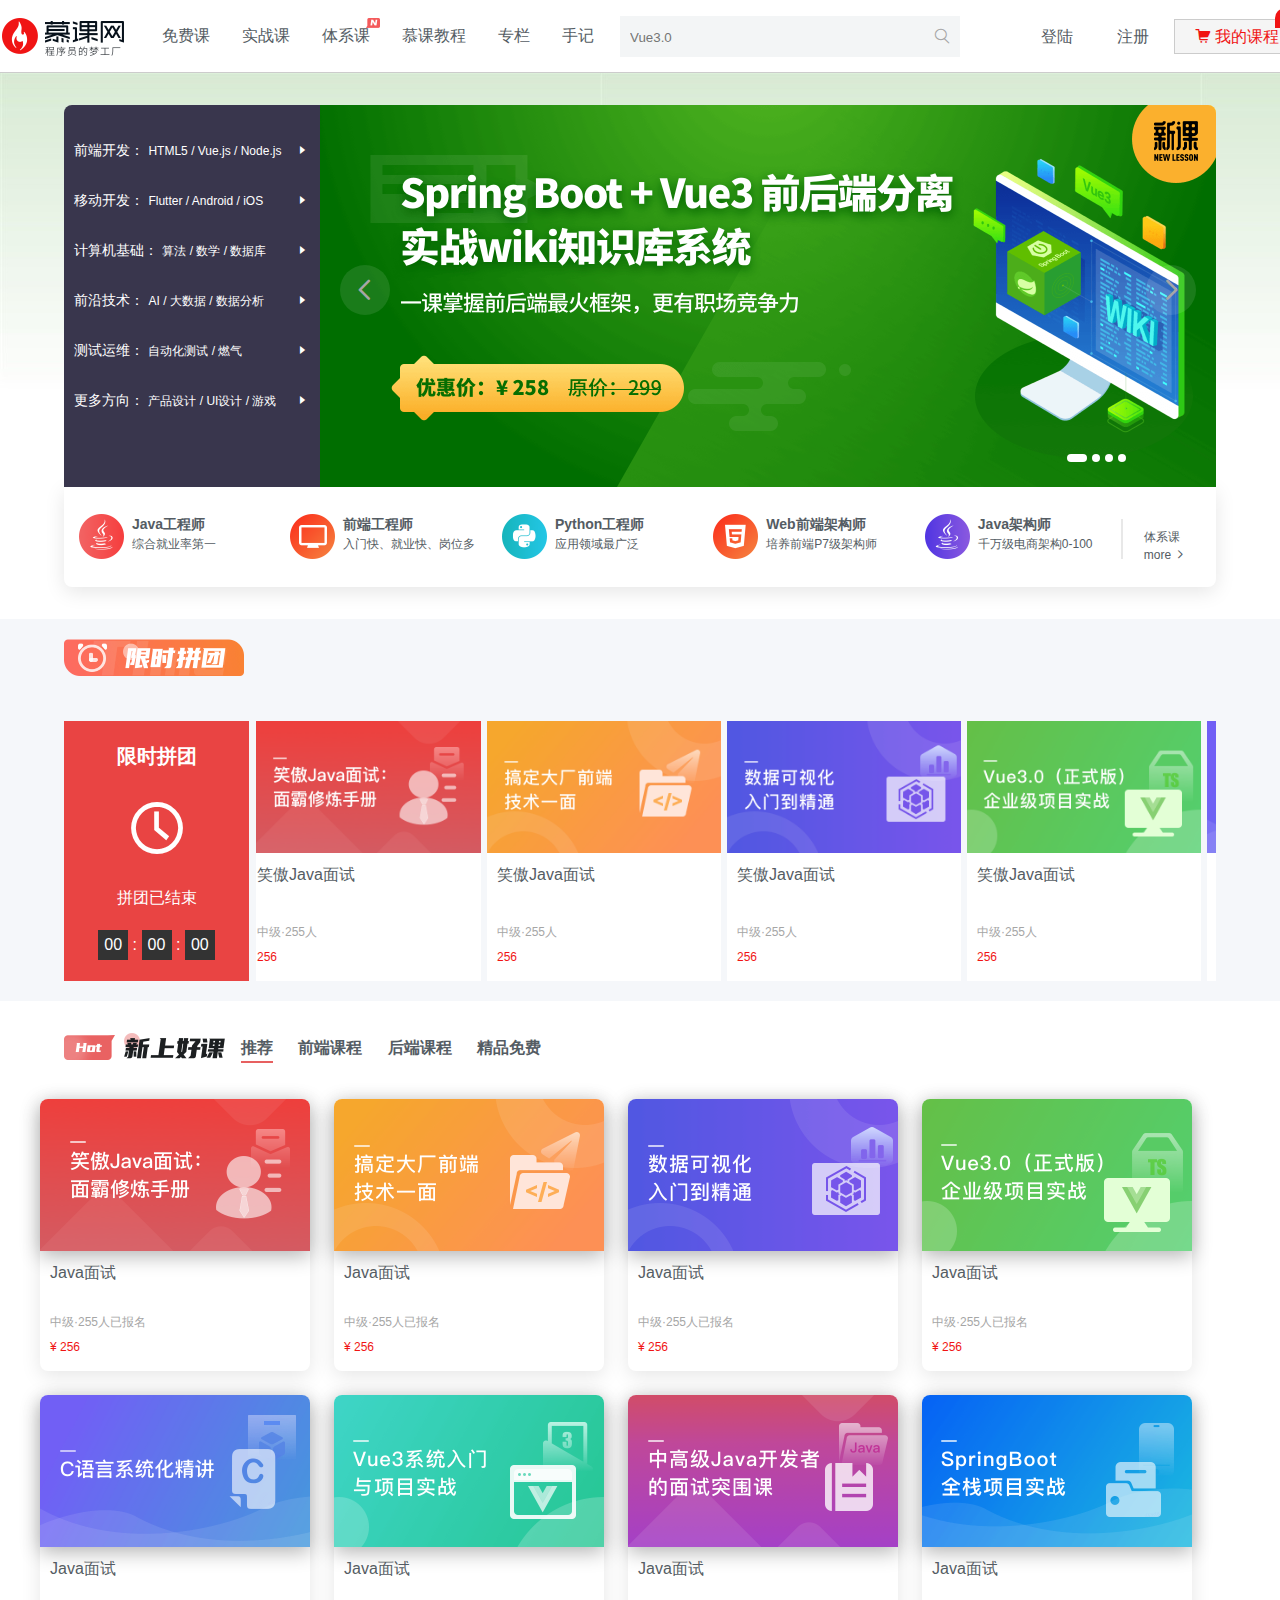
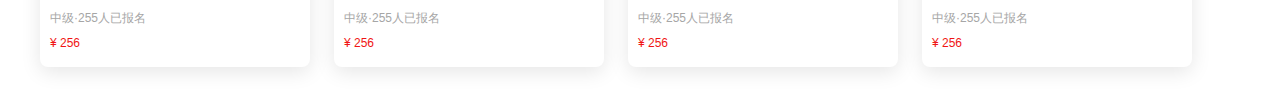
<file: index.html>
<!DOCTYPE html>
<html lang="en">
<head>
    <meta charset="UTF-8">
    <meta name="viewport" content="width=device-width, initial-scale=1.0">
    <title>慕课首页</title>
    <link rel="stylesheet" href="./css/base.css">
    <link rel="stylesheet" href="./css/common.css">
    <link rel="stylesheet" href="./font/iconfont.css">
    <link rel="stylesheet" href="./css/01-header.css">
    <link rel="stylesheet" href="./css/02-banner.css">
    <link rel="stylesheet" href="./css/03-ms.css">
    <link rel="stylesheet" href="./css/04-course.css">
</head>
<body>
<!-- 头部区域 开始 -->

<div id="header" class="bgfff">
    <div class="nav-box">
        <h1 class="fl">
            <a href="index.html">慕课网</a>
        </h1>
        <ul class="item-box fl">
            <li>
                <a href="#">免费课</a>
            </li>
            <li>
                <a href="#">实战课</a>
            </li>
            <li>
                <a href="#">体系课</a>
            </li>
            <li>
                <a href="#">慕课教程</a>
            </li>
            <li>
                <a href="#">专栏</a>
            </li>
            <li>
                <a href="#">手记</a>
            </li>
            <img src="./images/new.png" alt>

        </ul>
        <!-- 搜索框 -->
        <div class="search fl">
            <div>
                <input type="text">
                <span class="iconfont icon-sousuo"></span>
            </div>
        </div>
        <!-- 登录注册 -->
        <div class="login-area fr">
            <a href="#">登陆</a>
            <a href="#">注册</a>
            <a href="#" class="shop-cart">
                <span class="iconfont icon-tianchongxing-"></span>
                我的课程
            </a>
            <span class="cart-num">7</span>

        </div>
    </div>
</div>
<!-- 头部区域 结束 -->

<!-- 课程分类和轮播图 开始-->
<div id="banner">
    <div class="banner-box w">
        <div class="g-banner">
            <div class="course-list fl">
                <ul>
                    <li>
                        <span class="title">前端开发：</span>
                        <span class="sub-title">HTML5 / Vue.js / Node.js</span>
                        <span class="iconfont icon-yousanjiao"></span>                      
                    </li>
                    <li>
                        <span class="title">移动开发：</span>
                        <span class="sub-title">Flutter / Android / iOS</span>
                        <span class="iconfont icon-yousanjiao"></span>
                    </li>
                    <li>
                        <span class="title">计算机基础：</span>
                        <span class="sub-title">算法 / 数学 / 数据库</span>
                        <span class="iconfont icon-yousanjiao"></span>
                    </li>
                    <li>
                        <span class="title">前沿技术：</span>
                        <span class="sub-title">AI / 大数据 / 数据分析</span>
                        <span class="iconfont icon-yousanjiao"></span>
                    </li>
                    <li>
                        <span class="title">测试运维：</span>
                        <span class="sub-title">自动化测试 / 燃气</span>
                        <span class="iconfont icon-yousanjiao"></span>
                    </li>
                    <li>
                        <span class="title">更多方向：</span>
                        <span class="sub-title">产品设计 / UI设计 / 游戏</span>
                        <span class="iconfont icon-yousanjiao"></span>
                    </li>
                </ul>
            </div>
            <div class="swiper fr">
                <a href="#" target="_blank"></a>
                <div class="arrow arrow-l">
                    <span class="iconfont icon-angle-left"></span>
                </div>
                <div class="arrow arrow-r">
                    <span class="iconfont icon-angle-right"></span>
                </div>
                <ul class="circle-list">
                    <li class="current"></li>
                    <li></li>
                    <li></li>
                    <li></li>
                </ul>
            </div>
        </div>
        <div class="sys-class">
            <a href="#" class="show-box">
                <div class="sys-icon fl" style="background-image: url(./images/system/java.png);"></div>
                <div class="title fl">
                    <h4>Java工程师</h4>
                    <p>综合就业率第一</p>
                </div>
            </a>
            <a href="#" class="show-box">
                <div class="sys-icon fl" style="background-image: url(./images/system/web.png);"></div>
                <div class="title fl">
                    <h4>前端工程师</h4>
                    <p>入门快、就业快、岗位多</p>
                </div>
            </a>
            <a href="#" class="show-box">
                <div class="sys-icon fl" style="background-image: url(./images/system/python.png);"></div>
                <div class="title fl">
                    <h4>Python工程师</h4>
                    <p>应用领域最广泛</p>
                </div>
            </a>
            <a href="#" class="show-box">
                <div class="sys-icon fl" style="background-image: url(./images/system/h5.png);"></div>
                <div class="title fl">
                    <h4>Web前端架构师</h4>
                    <p>培养前端P7级架构师</p>
                </div>
            </a>
            <a href="#" class="show-box">
                <div class="sys-icon fl" style="background-image: url(./images/system/java-s.png);"></div>
                <div class="title fl">
                    <h4>Java架构师</h4>
                    <p>千万级电商架构0-100</p>
                </div>
            </a>
            <div class="line"></div>
            <a href="#" class="more-btn">
                <div>体系课</div>
                <div>
                    more
                    <span class="iconfont icon-angle-right"></span>
                </div>
            </a>
        </div>
    </div>
</div>
<!-- 课程分类和轮播图 结束 -->
<!-- 显示拼图 开始 -->
<div id="ms">
    <div class="ms-box w">
        <h3><img src="./images/cate/title-bg6.png" alt=""></h3>
        <div class="countdown-box">
            <div class="countdown fl">
                <h4>限时拼团</h4>
                <div class="iconfont icon-shizhong"></div>
                <p>拼团倒计时</p>
                <div class="timer">
                    <div id="hour">17</div>
                    <span>:</span>
                    <div id="min">33</div>
                    <span>:</span>
                    <div id="sec">20</div>
                </div>
            </div>
            <div class="ms-list fr">
                <ul>
                    <li>
                        <img src="./images/course/1.png" alt="">
                        <div class="title">笑傲Java面试</div>
                        <div class="difficulty">中级·255人</div>
                        <div class="price">
                            <span>256</span>
                        </div>
                    </li>
                    <li>
                        <img src="./images/course/2.png" alt="">
                        <div class="title">笑傲Java面试</div>
                        <div class="difficulty">中级·255人</div>
                        <div class="price">
                            <span>256</span>
                        </div>
                    </li>
                    <li>
                        <img src="./images/course/3.png" alt="">
                        <div class="title">笑傲Java面试</div>
                        <div class="difficulty">中级·255人</div>
                        <div class="price">
                            <span>256</span>
                        </div>
                    </li>
                    <li>
                        <img src="./images/course/4.png" alt="">
                        <div class="title">笑傲Java面试</div>
                        <div class="difficulty">中级·255人</div>
                        <div class="price">
                            <span>256</span>
                        </div>
                    </li>
                    <li>
                        <img src="./images/course/5.png" alt="">
                        <div class="title">笑傲Java面试</div>
                        <div class="difficulty">中级·255人</div>
                        <div class="price">
                            <span>256</span>
                        </div>
                    </li>
                    <li>
                        <img src="./images/course/6.png" alt="">
                        <div class="title">笑傲Java面试</div>
                        <div class="difficulty">中级·255人</div>
                        <div class="price">
                            <span>256</span>
                        </div>
                    </li>
                    <li>
                        <img src="./images/course/7.png" alt="">
                        <div class="title">笑傲Java面试</div>
                        <div class="difficulty">中级·255人</div>
                        <div class="price">
                            <span>256</span>
                        </div>
                    </li>
                    <li>
                        <img src="./images/course/8.png" alt="">
                        <div class="title">笑傲Java面试</div>
                        <div class="difficulty">中级·255人</div>
                        <div class="price">
                            <span>256</span>
                        </div>
                    </li>
                    <li>
                        <img src="./images/course/1.png" alt="">
                        <div class="title">笑傲Java面试</div>
                        <div class="difficulty">中级·255人</div>
                        <div class="price">
                            <span>256</span>
                        </div>
                    </li>
                    <li>
                        <img src="./images/course/2.png" alt="">
                        <div class="title">笑傲Java面试</div>
                        <div class="difficulty">中级·255人</div>
                        <div class="price">
                            <span>256</span>
                        </div>
                    </li>
                    <li>
                        <img src="./images/course/3.png" alt="">
                        <div class="title">笑傲Java面试</div>
                        <div class="difficulty">中级·255人</div>
                        <div class="price">
                            <span>256</span>
                        </div>
                    </li>
                    <li>
                        <img src="./images/course/4.png" alt="">
                        <div class="title">笑傲Java面试</div>
                        <div class="difficulty">中级·255人</div>
                        <div class="price">
                            <span>256</span>
                        </div>
                    </li>
                </ul>
            </div>
        </div>
    </div>
</div>

<!-- 显示拼图 结束 -->

<!-- 新上好课 开始 -->
<div id="course" >
    <div class="course-box w">
        <h3 class="title-pic">
            <img src="./images/cate/title-bg3.png" alt="">
            <a href="javascript:;" class="active">推荐</a>
            <a href="javascript:;">前端课程</a>
            <a href="javascript:;">后端课程</a>
            <a href="javascript:;">精品免费</a>
        </h3>
        <div class="course fr">
            <ul class="current">
                <li>
                    <img src="./images/course/1.png" alt="">
                    <div class="title">Java面试</div>
                    <div class="difficulty">中级·255人已报名</div>
                    <div class="price">¥ 256</div>
                </li>
                <li>
                    <img src="./images/course/2.png" alt="">
                    <div class="title">Java面试</div>
                    <div class="difficulty">中级·255人已报名</div>
                    <div class="price">¥ 256</div>
                </li>
                <li>
                    <img src="./images/course/3.png" alt="">
                    <div class="title">Java面试</div>
                    <div class="difficulty">中级·255人已报名</div>
                    <div class="price">¥ 256</div>
                </li>
                <li>
                    <img src="./images/course/4.png" alt="">
                    <div class="title">Java面试</div>
                    <div class="difficulty">中级·255人已报名</div>
                    <div class="price">¥ 256</div>
                </li>
                <li>
                     <img src="./images/course/5.png" alt="">
                    <div class="title">Java面试</div>
                    <div class="difficulty">中级·255人已报名</div>
                    <div class="price">¥ 256</div>
                </li>
                <li>
                    <img src="./images/course/6.png" alt="">
                    <div class="title">Java面试</div>
                    <div class="difficulty">中级·255人已报名</div>
                    <div class="price">¥ 256</div>
                </li>
                <li>
                    <img src="./images/course/7.png" alt="">
                    <div class="title">Java面试</div>
                    <div class="difficulty">中级·255人已报名</div>
                    <div class="price">¥ 256</div>
                </li>
                <li>
                    <img src="./images/course/8.png" alt="">
                    <div class="title">Java面试</div>
                    <div class="difficulty">中级·255人已报名</div>
                    <div class="price">¥ 256</div>
                </li>
            </ul>
            <ul>
                
                
                <li>
                    <img src="./images/course/7.png" alt="">
                    <div class="title">Java面试</div>
                    <div class="difficulty">中级·255人已报名</div>
                    <div class="price">¥ 256</div>
                </li>
                <li>
                    <img src="./images/course/8.png" alt="">
                    <div class="title">Java面试</div>
                    <div class="difficulty">中级·255人已报名</div>
                    <div class="price">¥ 256</div>
                </li>
                <li>
                    <img src="./images/course/1.png" alt="">
                    <div class="title">Java面试</div>
                    <div class="difficulty">中级·255人已报名</div>
                    <div class="price">¥ 256</div>
                </li>
                <li>
                    <img src="./images/course/2.png" alt="">
                    <div class="title">Java面试</div>
                    <div class="difficulty">中级·255人已报名</div>
                    <div class="price">¥ 256</div>
                </li>
                <li>
                    <img src="./images/course/3.png" alt="">
                    <div class="title">Java面试</div>
                    <div class="difficulty">中级·255人已报名</div>
                    <div class="price">¥ 256</div>
                </li>
                <li>
                    <img src="./images/course/4.png" alt="">
                    <div class="title">Java面试</div>
                    <div class="difficulty">中级·255人已报名</div>
                    <div class="price">¥ 256</div>
                </li>
                <li>
                     <img src="./images/course/5.png" alt="">
                    <div class="title">Java面试</div>
                    <div class="difficulty">中级·255人已报名</div>
                    <div class="price">¥ 256</div>
                </li>
                <li>
                    <img src="./images/course/6.png" alt="">
                    <div class="title">Java面试</div>
                    <div class="difficulty">中级·255人已报名</div>
                    <div class="price">¥ 256</div>
                </li>
            </ul>
            <ul>
                
                <li>
                    <img src="./images/course/3.png" alt="">
                    <div class="title">Java面试</div>
                    <div class="difficulty">中级·255人已报名</div>
                    <div class="price">¥ 256</div>
                </li>
                <li>
                    <img src="./images/course/4.png" alt="">
                    <div class="title">Java面试</div>
                    <div class="difficulty">中级·255人已报名</div>
                    <div class="price">¥ 256</div>
                </li>
                <li>
                     <img src="./images/course/5.png" alt="">
                    <div class="title">Java面试</div>
                    <div class="difficulty">中级·255人已报名</div>
                    <div class="price">¥ 256</div>
                </li>
                <li>
                    <img src="./images/course/6.png" alt="">
                    <div class="title">Java面试</div>
                    <div class="difficulty">中级·255人已报名</div>
                    <div class="price">¥ 256</div>
                </li>
                <li>
                    <img src="./images/course/7.png" alt="">
                    <div class="title">Java面试</div>
                    <div class="difficulty">中级·255人已报名</div>
                    <div class="price">¥ 256</div>
                </li>
                <li>
                    <img src="./images/course/8.png" alt="">
                    <div class="title">Java面试</div>
                    <div class="difficulty">中级·255人已报名</div>
                    <div class="price">¥ 256</div>
                </li>
                <li>
                    <img src="./images/course/1.png" alt="">
                    <div class="title">Java面试</div>
                    <div class="difficulty">中级·255人已报名</div>
                    <div class="price">¥ 256</div>
                </li>
                <li>
                    <img src="./images/course/2.png" alt="">
                    <div class="title">Java面试</div>
                    <div class="difficulty">中级·255人已报名</div>
                    <div class="price">¥ 256</div>
                </li>

            </ul>
            <ul>
                <li>
                    <img src="./images/course/1.png" alt="">
                    <div class="title">Java面试</div>
                    <div class="difficulty">中级·255人已报名</div>
                    <div class="price">¥ 256</div>
                </li>
                <li>
                    <img src="./images/course/2.png" alt="">
                    <div class="title">Java面试</div>
                    <div class="difficulty">中级·255人已报名</div>
                    <div class="price">¥ 256</div>
                </li>
                <li>
                    <img src="./images/course/3.png" alt="">
                    <div class="title">Java面试</div>
                    <div class="difficulty">中级·255人已报名</div>
                    <div class="price">¥ 256</div>
                </li>
                <li>
                    <img src="./images/course/4.png" alt="">
                    <div class="title">Java面试</div>
                    <div class="difficulty">中级·255人已报名</div>
                    <div class="price">¥ 256</div>
                </li>
                <li>
                     <img src="./images/course/5.png" alt="">
                    <div class="title">Java面试</div>
                    <div class="difficulty">中级·255人已报名</div>
                    <div class="price">¥ 256</div>
                </li>
                <li>
                    <img src="./images/course/6.png" alt="">
                    <div class="title">Java面试</div>
                    <div class="difficulty">中级·255人已报名</div>
                    <div class="price">¥ 256</div>
                </li>
                <li>
                    <img src="./images/course/7.png" alt="">
                    <div class="title">Java面试</div>
                    <div class="difficulty">中级·255人已报名</div>
                    <div class="price">¥ 256</div>
                </li>
                <li>
                    <img src="./images/course/8.png" alt="">
                    <div class="title">Java面试</div>
                    <div class="difficulty">中级·255人已报名</div>
                    <div class="price">¥ 256</div>
                </li>
            </ul>
        </div>
    </div>
</div>
<!-- 新上好课 结束 -->
<script src="./js/index.js"></script>
</body>
</html>
</file>
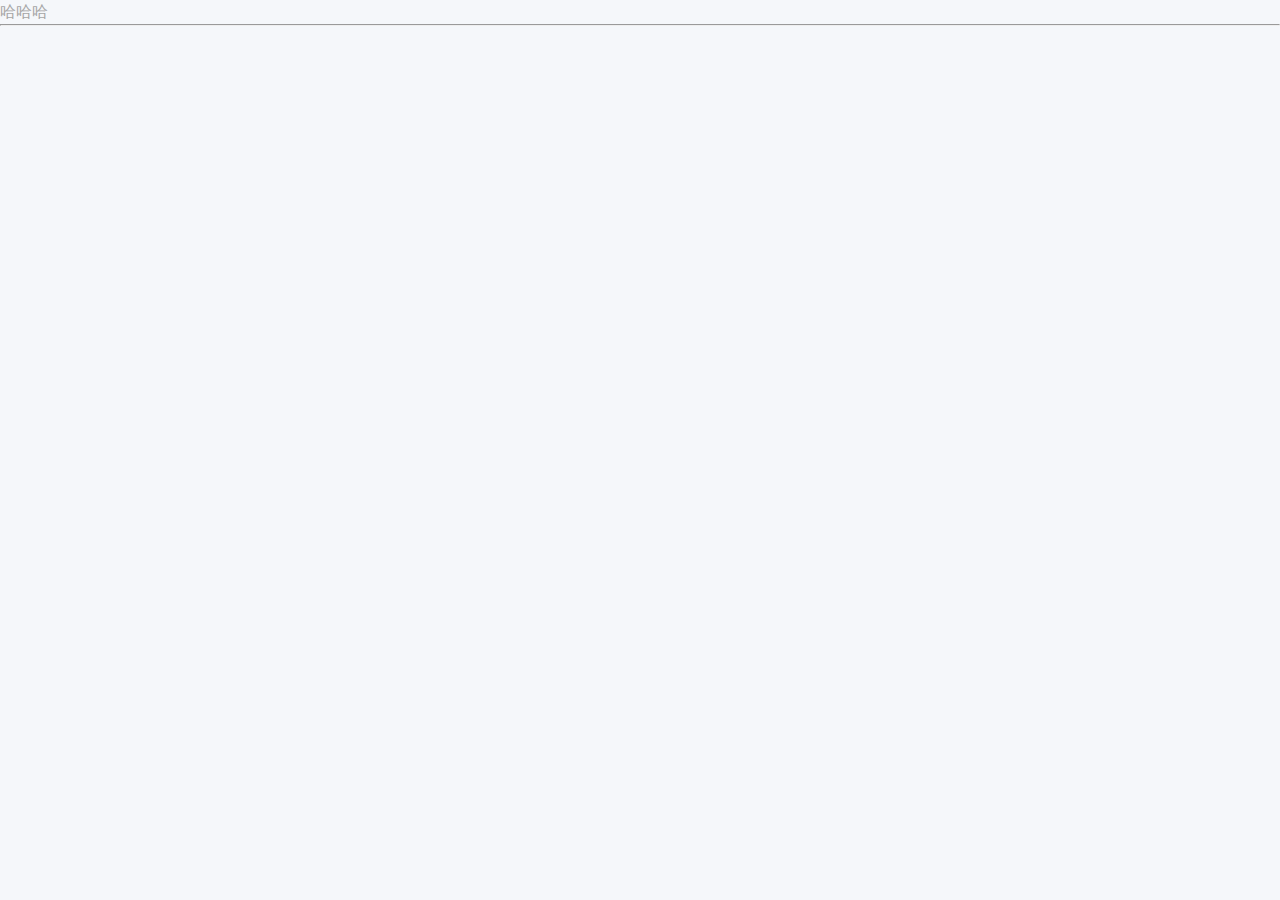
<file: text.html>
<!DOCTYPE html>
<html language="en">
<head>
    <meta charset="UTF-8">
    <meta name="viewport" content="width=device-width,initial-scale=1.0">
    <title>Document</title>
    <link rel="stylesheet" href="./css/base.css">
</head>

</html>
<body>
<div>哈哈哈</div> 
<hr>
 
</body>
</file>
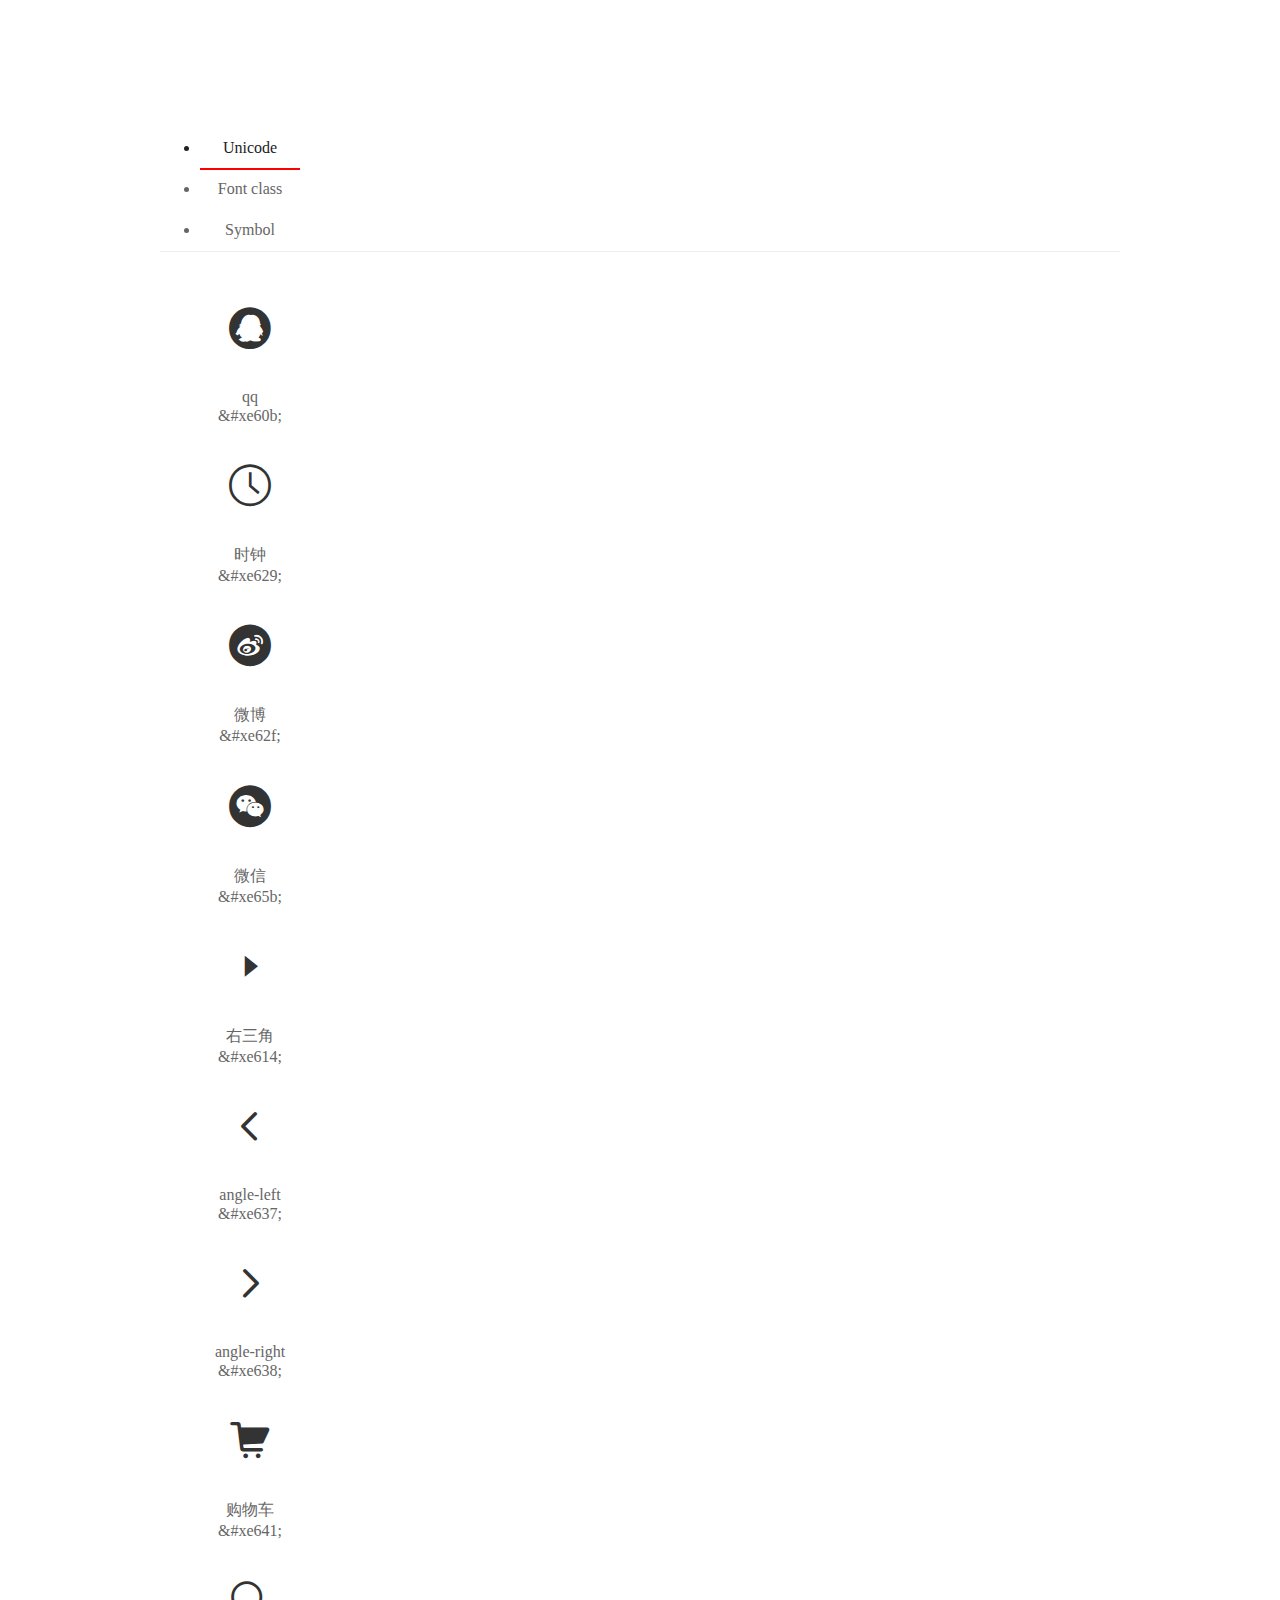
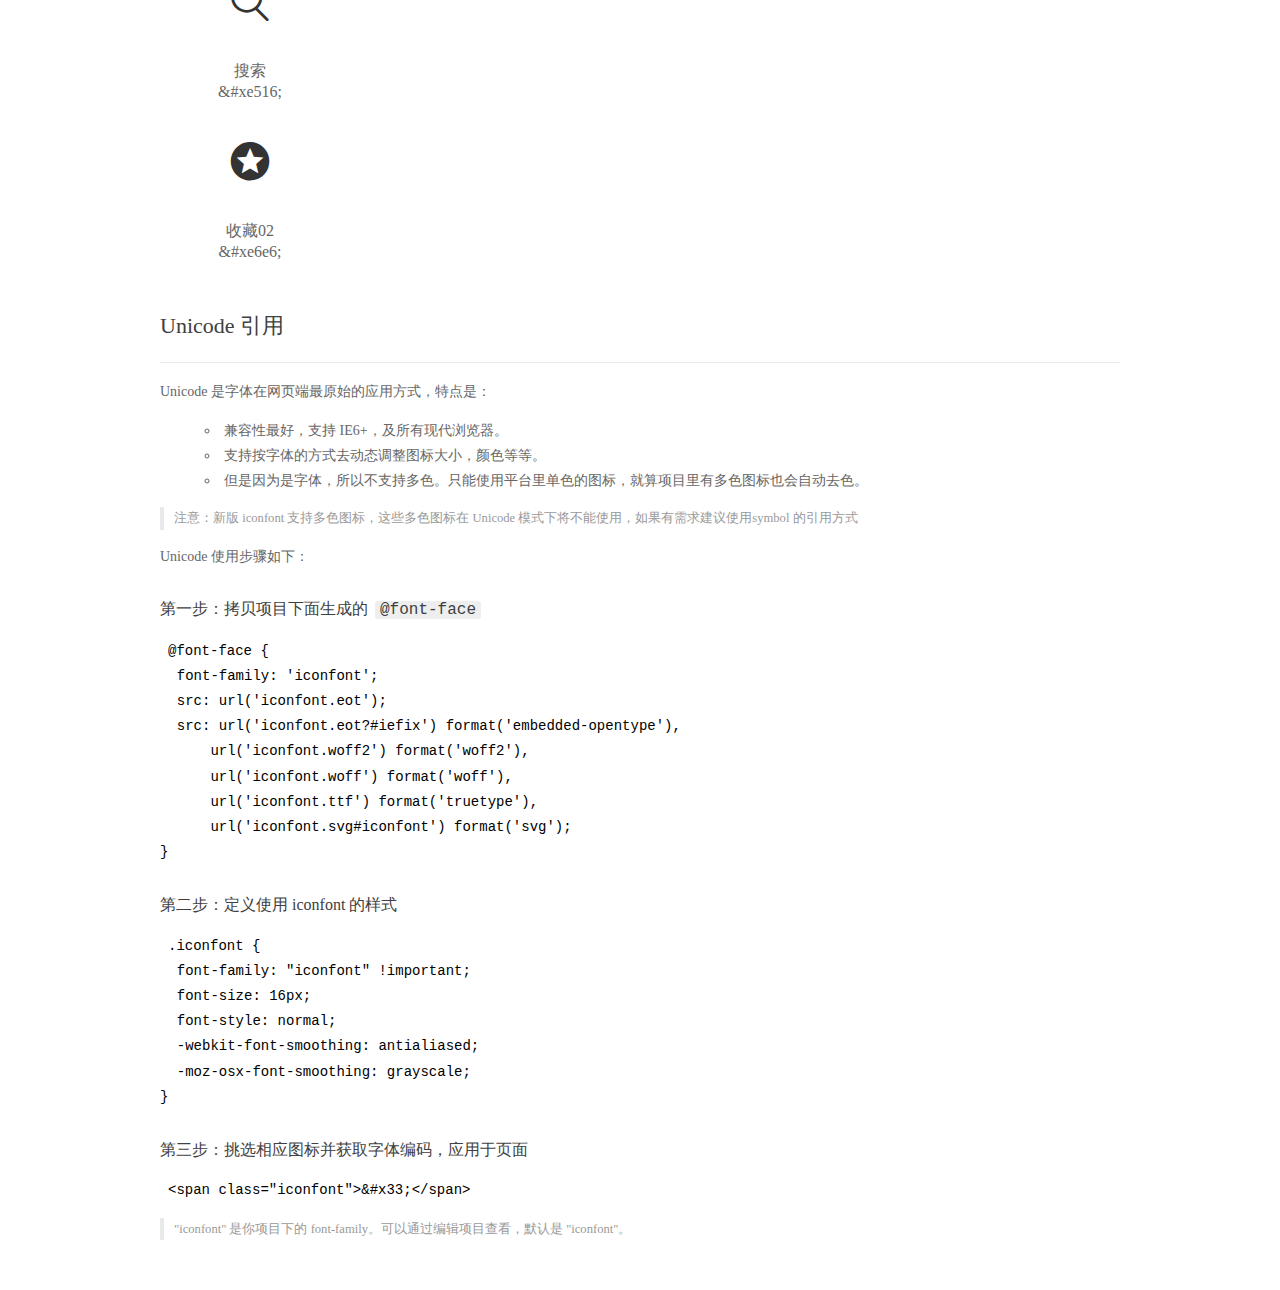
<file: font/demo_index.html>
<!DOCTYPE html>
<html>
<head>
  <meta charset="utf-8"/>
  <title>IconFont Demo</title>
  <link rel="shortcut icon" href="//img.alicdn.com/imgextra/i2/O1CN01ZyAlrn1MwaMhqz36G_!!6000000001499-73-tps-64-64.ico" type="image/x-icon"/>
  <link rel="icon" type="image/svg+xml" href="//img.alicdn.com/imgextra/i4/O1CN01EYTRnJ297D6vehehJ_!!6000000008020-55-tps-64-64.svg"/>
  <link rel="stylesheet" href="https://g.alicdn.com/thx/cube/1.3.2/cube.min.css">
  <link rel="stylesheet" href="demo.css">
  <link rel="stylesheet" href="iconfont.css">
  <script src="iconfont.js"></script>
  <!-- jQuery -->
  <script src="https://a1.alicdn.com/oss/uploads/2018/12/26/7bfddb60-08e8-11e9-9b04-53e73bb6408b.js"></script>
  <!-- 代码高亮 -->
  <script src="https://a1.alicdn.com/oss/uploads/2018/12/26/a3f714d0-08e6-11e9-8a15-ebf944d7534c.js"></script>
</head>
<body>
  <div class="main">
    <h1 class="logo"><a href="https://www.iconfont.cn/" title="iconfont 首页" target="_blank">&#xe86b;</a></h1>
    <div class="nav-tabs">
      <ul id="tabs" class="dib-box">
        <li class="dib active"><span>Unicode</span></li>
        <li class="dib"><span>Font class</span></li>
        <li class="dib"><span>Symbol</span></li>
      </ul>
      
    </div>
    <div class="tab-container">
      <div class="content unicode" style="display: block;">
          <ul class="icon_lists dib-box">
          
            <li class="dib">
              <span class="icon iconfont">&#xe60b;</span>
                <div class="name">qq</div>
                <div class="code-name">&amp;#xe60b;</div>
              </li>
          
            <li class="dib">
              <span class="icon iconfont">&#xe629;</span>
                <div class="name">时钟</div>
                <div class="code-name">&amp;#xe629;</div>
              </li>
          
            <li class="dib">
              <span class="icon iconfont">&#xe62f;</span>
                <div class="name">微博</div>
                <div class="code-name">&amp;#xe62f;</div>
              </li>
          
            <li class="dib">
              <span class="icon iconfont">&#xe65b;</span>
                <div class="name">微信</div>
                <div class="code-name">&amp;#xe65b;</div>
              </li>
          
            <li class="dib">
              <span class="icon iconfont">&#xe614;</span>
                <div class="name">右三角</div>
                <div class="code-name">&amp;#xe614;</div>
              </li>
          
            <li class="dib">
              <span class="icon iconfont">&#xe637;</span>
                <div class="name">angle-left</div>
                <div class="code-name">&amp;#xe637;</div>
              </li>
          
            <li class="dib">
              <span class="icon iconfont">&#xe638;</span>
                <div class="name">angle-right</div>
                <div class="code-name">&amp;#xe638;</div>
              </li>
          
            <li class="dib">
              <span class="icon iconfont">&#xe641;</span>
                <div class="name">购物车</div>
                <div class="code-name">&amp;#xe641;</div>
              </li>
          
            <li class="dib">
              <span class="icon iconfont">&#xe516;</span>
                <div class="name">搜索</div>
                <div class="code-name">&amp;#xe516;</div>
              </li>
          
            <li class="dib">
              <span class="icon iconfont">&#xe6e6;</span>
                <div class="name">收藏02</div>
                <div class="code-name">&amp;#xe6e6;</div>
              </li>
          
          </ul>
          <div class="article markdown">
          <h2 id="unicode-">Unicode 引用</h2>
          <hr>

          <p>Unicode 是字体在网页端最原始的应用方式，特点是：</p>
          <ul>
            <li>兼容性最好，支持 IE6+，及所有现代浏览器。</li>
            <li>支持按字体的方式去动态调整图标大小，颜色等等。</li>
            <li>但是因为是字体，所以不支持多色。只能使用平台里单色的图标，就算项目里有多色图标也会自动去色。</li>
          </ul>
          <blockquote>
            <p>注意：新版 iconfont 支持多色图标，这些多色图标在 Unicode 模式下将不能使用，如果有需求建议使用symbol 的引用方式</p>
          </blockquote>
          <p>Unicode 使用步骤如下：</p>
          <h3 id="-font-face">第一步：拷贝项目下面生成的 <code>@font-face</code></h3>
<pre><code class="language-css"
>@font-face {
  font-family: 'iconfont';
  src: url('iconfont.eot');
  src: url('iconfont.eot?#iefix') format('embedded-opentype'),
      url('iconfont.woff2') format('woff2'),
      url('iconfont.woff') format('woff'),
      url('iconfont.ttf') format('truetype'),
      url('iconfont.svg#iconfont') format('svg');
}
</code></pre>
          <h3 id="-iconfont-">第二步：定义使用 iconfont 的样式</h3>
<pre><code class="language-css"
>.iconfont {
  font-family: "iconfont" !important;
  font-size: 16px;
  font-style: normal;
  -webkit-font-smoothing: antialiased;
  -moz-osx-font-smoothing: grayscale;
}
</code></pre>
          <h3 id="-">第三步：挑选相应图标并获取字体编码，应用于页面</h3>
<pre>
<code class="language-html"
>&lt;span class="iconfont"&gt;&amp;#x33;&lt;/span&gt;
</code></pre>
          <blockquote>
            <p>"iconfont" 是你项目下的 font-family。可以通过编辑项目查看，默认是 "iconfont"。</p>
          </blockquote>
          </div>
      </div>
      <div class="content font-class">
        <ul class="icon_lists dib-box">
          
          <li class="dib">
            <span class="icon iconfont icon-qq"></span>
            <div class="name">
              qq
            </div>
            <div class="code-name">.icon-qq
            </div>
          </li>
          
          <li class="dib">
            <span class="icon iconfont icon-shizhong"></span>
            <div class="name">
              时钟
            </div>
            <div class="code-name">.icon-shizhong
            </div>
          </li>
          
          <li class="dib">
            <span class="icon iconfont icon-weibo"></span>
            <div class="name">
              微博
            </div>
            <div class="code-name">.icon-weibo
            </div>
          </li>
          
          <li class="dib">
            <span class="icon iconfont icon-weixin-copy"></span>
            <div class="name">
              微信
            </div>
            <div class="code-name">.icon-weixin-copy
            </div>
          </li>
          
          <li class="dib">
            <span class="icon iconfont icon-yousanjiao"></span>
            <div class="name">
              右三角
            </div>
            <div class="code-name">.icon-yousanjiao
            </div>
          </li>
          
          <li class="dib">
            <span class="icon iconfont icon-angle-left"></span>
            <div class="name">
              angle-left
            </div>
            <div class="code-name">.icon-angle-left
            </div>
          </li>
          
          <li class="dib">
            <span class="icon iconfont icon-angle-right"></span>
            <div class="name">
              angle-right
            </div>
            <div class="code-name">.icon-angle-right
            </div>
          </li>
          
          <li class="dib">
            <span class="icon iconfont icon-tianchongxing-"></span>
            <div class="name">
              购物车
            </div>
            <div class="code-name">.icon-tianchongxing-
            </div>
          </li>
          
          <li class="dib">
            <span class="icon iconfont icon-sousuo"></span>
            <div class="name">
              搜索
            </div>
            <div class="code-name">.icon-sousuo
            </div>
          </li>
          
          <li class="dib">
            <span class="icon iconfont icon-shoucang02"></span>
            <div class="name">
              收藏02
            </div>
            <div class="code-name">.icon-shoucang02
            </div>
          </li>
          
        </ul>
        <div class="article markdown">
        <h2 id="font-class-">font-class 引用</h2>
        <hr>

        <p>font-class 是 Unicode 使用方式的一种变种，主要是解决 Unicode 书写不直观，语意不明确的问题。</p>
        <p>与 Unicode 使用方式相比，具有如下特点：</p>
        <ul>
          <li>兼容性良好，支持 IE8+，及所有现代浏览器。</li>
          <li>相比于 Unicode 语意明确，书写更直观。可以很容易分辨这个 icon 是什么。</li>
          <li>因为使用 class 来定义图标，所以当要替换图标时，只需要修改 class 里面的 Unicode 引用。</li>
          <li>不过因为本质上还是使用的字体，所以多色图标还是不支持的。</li>
        </ul>
        <p>使用步骤如下：</p>
        <h3 id="-fontclass-">第一步：引入项目下面生成的 fontclass 代码：</h3>
<pre><code class="language-html">&lt;link rel="stylesheet" href="./iconfont.css"&gt;
</code></pre>
        <h3 id="-">第二步：挑选相应图标并获取类名，应用于页面：</h3>
<pre><code class="language-html">&lt;span class="iconfont icon-xxx"&gt;&lt;/span&gt;
</code></pre>
        <blockquote>
          <p>"
            iconfont" 是你项目下的 font-family。可以通过编辑项目查看，默认是 "iconfont"。</p>
        </blockquote>
      </div>
      </div>
      <div class="content symbol">
          <ul class="icon_lists dib-box">
          
            <li class="dib">
                <svg class="icon svg-icon" aria-hidden="true">
                  <use xlink:href="#icon-qq"></use>
                </svg>
                <div class="name">qq</div>
                <div class="code-name">#icon-qq</div>
            </li>
          
            <li class="dib">
                <svg class="icon svg-icon" aria-hidden="true">
                  <use xlink:href="#icon-shizhong"></use>
                </svg>
                <div class="name">时钟</div>
                <div class="code-name">#icon-shizhong</div>
            </li>
          
            <li class="dib">
                <svg class="icon svg-icon" aria-hidden="true">
                  <use xlink:href="#icon-weibo"></use>
                </svg>
                <div class="name">微博</div>
                <div class="code-name">#icon-weibo</div>
            </li>
          
            <li class="dib">
                <svg class="icon svg-icon" aria-hidden="true">
                  <use xlink:href="#icon-weixin-copy"></use>
                </svg>
                <div class="name">微信</div>
                <div class="code-name">#icon-weixin-copy</div>
            </li>
          
            <li class="dib">
                <svg class="icon svg-icon" aria-hidden="true">
                  <use xlink:href="#icon-yousanjiao"></use>
                </svg>
                <div class="name">右三角</div>
                <div class="code-name">#icon-yousanjiao</div>
            </li>
          
            <li class="dib">
                <svg class="icon svg-icon" aria-hidden="true">
                  <use xlink:href="#icon-angle-left"></use>
                </svg>
                <div class="name">angle-left</div>
                <div class="code-name">#icon-angle-left</div>
            </li>
          
            <li class="dib">
                <svg class="icon svg-icon" aria-hidden="true">
                  <use xlink:href="#icon-angle-right"></use>
                </svg>
                <div class="name">angle-right</div>
                <div class="code-name">#icon-angle-right</div>
            </li>
          
            <li class="dib">
                <svg class="icon svg-icon" aria-hidden="true">
                  <use xlink:href="#icon-tianchongxing-"></use>
                </svg>
                <div class="name">购物车</div>
                <div class="code-name">#icon-tianchongxing-</div>
            </li>
          
            <li class="dib">
                <svg class="icon svg-icon" aria-hidden="true">
                  <use xlink:href="#icon-sousuo"></use>
                </svg>
                <div class="name">搜索</div>
                <div class="code-name">#icon-sousuo</div>
            </li>
          
            <li class="dib">
                <svg class="icon svg-icon" aria-hidden="true">
                  <use xlink:href="#icon-shoucang02"></use>
                </svg>
                <div class="name">收藏02</div>
                <div class="code-name">#icon-shoucang02</div>
            </li>
          
          </ul>
          <div class="article markdown">
          <h2 id="symbol-">Symbol 引用</h2>
          <hr>

          <p>这是一种全新的使用方式，应该说这才是未来的主流，也是平台目前推荐的用法。相关介绍可以参考这篇<a href="">文章</a>
            这种用法其实是做了一个 SVG 的集合，与另外两种相比具有如下特点：</p>
          <ul>
            <li>支持多色图标了，不再受单色限制。</li>
            <li>通过一些技巧，支持像字体那样，通过 <code>font-size</code>, <code>color</code> 来调整样式。</li>
            <li>兼容性较差，支持 IE9+，及现代浏览器。</li>
            <li>浏览器渲染 SVG 的性能一般，还不如 png。</li>
          </ul>
          <p>使用步骤如下：</p>
          <h3 id="-symbol-">第一步：引入项目下面生成的 symbol 代码：</h3>
<pre><code class="language-html">&lt;script src="./iconfont.js"&gt;&lt;/script&gt;
</code></pre>
          <h3 id="-css-">第二步：加入通用 CSS 代码（引入一次就行）：</h3>
<pre><code class="language-html">&lt;style&gt;
.icon {
  width: 1em;
  height: 1em;
  vertical-align: -0.15em;
  fill: currentColor;
  overflow: hidden;
}
&lt;/style&gt;
</code></pre>
          <h3 id="-">第三步：挑选相应图标并获取类名，应用于页面：</h3>
<pre><code class="language-html">&lt;svg class="icon" aria-hidden="true"&gt;
  &lt;use xlink:href="#icon-xxx"&gt;&lt;/use&gt;
&lt;/svg&gt;
</code></pre>
          </div>
      </div>

    </div>
  </div>
  <script>
  $(document).ready(function () {
      $('.tab-container .content:first').show()

      $('#tabs li').click(function (e) {
        var tabContent = $('.tab-container .content')
        var index = $(this).index()

        if ($(this).hasClass('active')) {
          return
        } else {
          $('#tabs li').removeClass('active')
          $(this).addClass('active')

          tabContent.hide().eq(index).fadeIn()
        }
      })
    })
  </script>
</body>
</html>
</file>
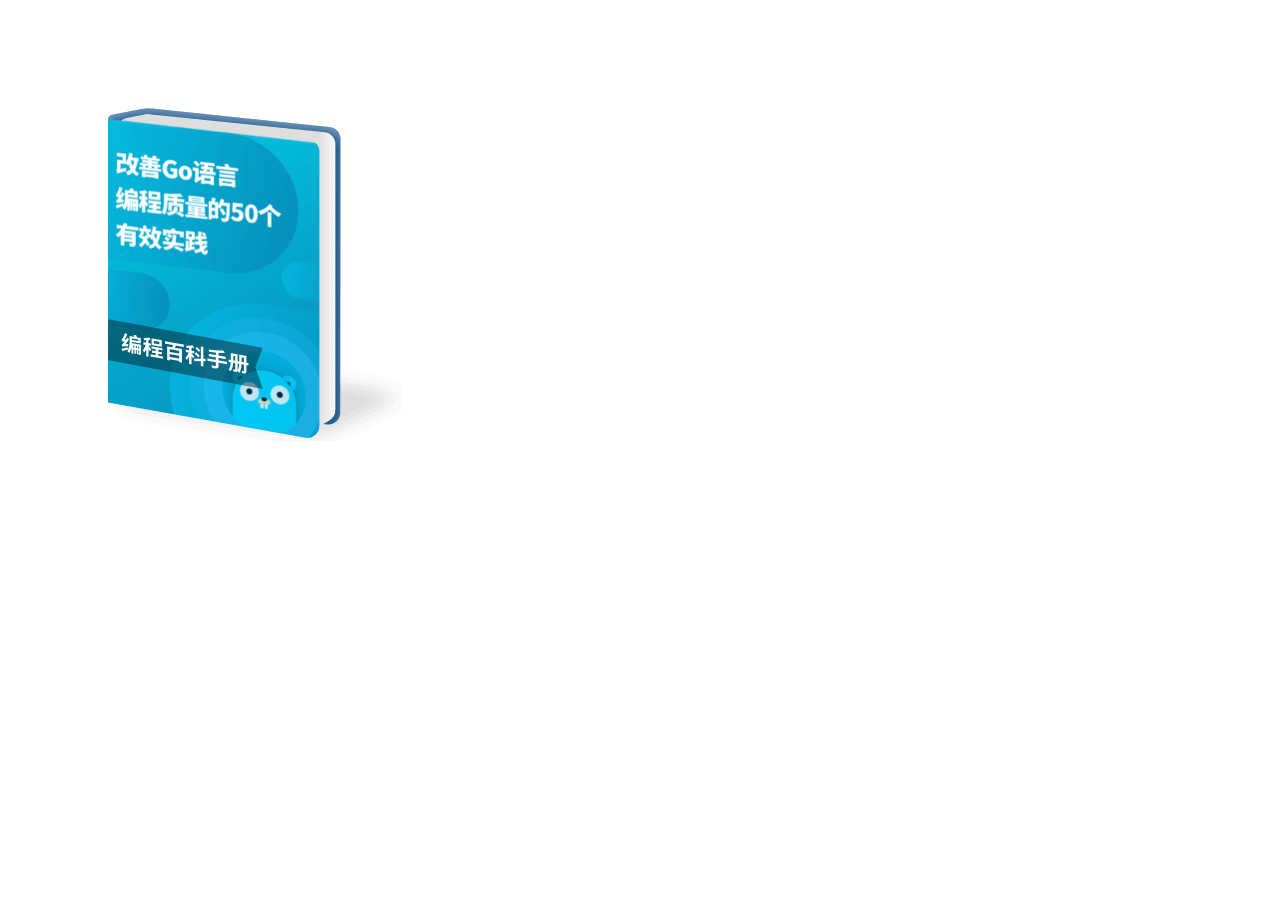
<file: extend_know/transform/02-2D缩放.html>
<html lang="en">
<head>
    <meta charset="UTF-8">
    <meta http-equiv="X-UA-Compatible" content="IE=edge">
    <meta name="viewport" content="width=device-width, initial-scale=1.0">
    <title>Document</title>
    <style>
        img {
            margin: 100px;
            transition: 1s;

        }
        img:hover {
            transform: scale(0.7);
        }
    </style>
</head>
<body>
    <img src="../../images/special/2.jpg" alt="">
</body>
</html>
</file>
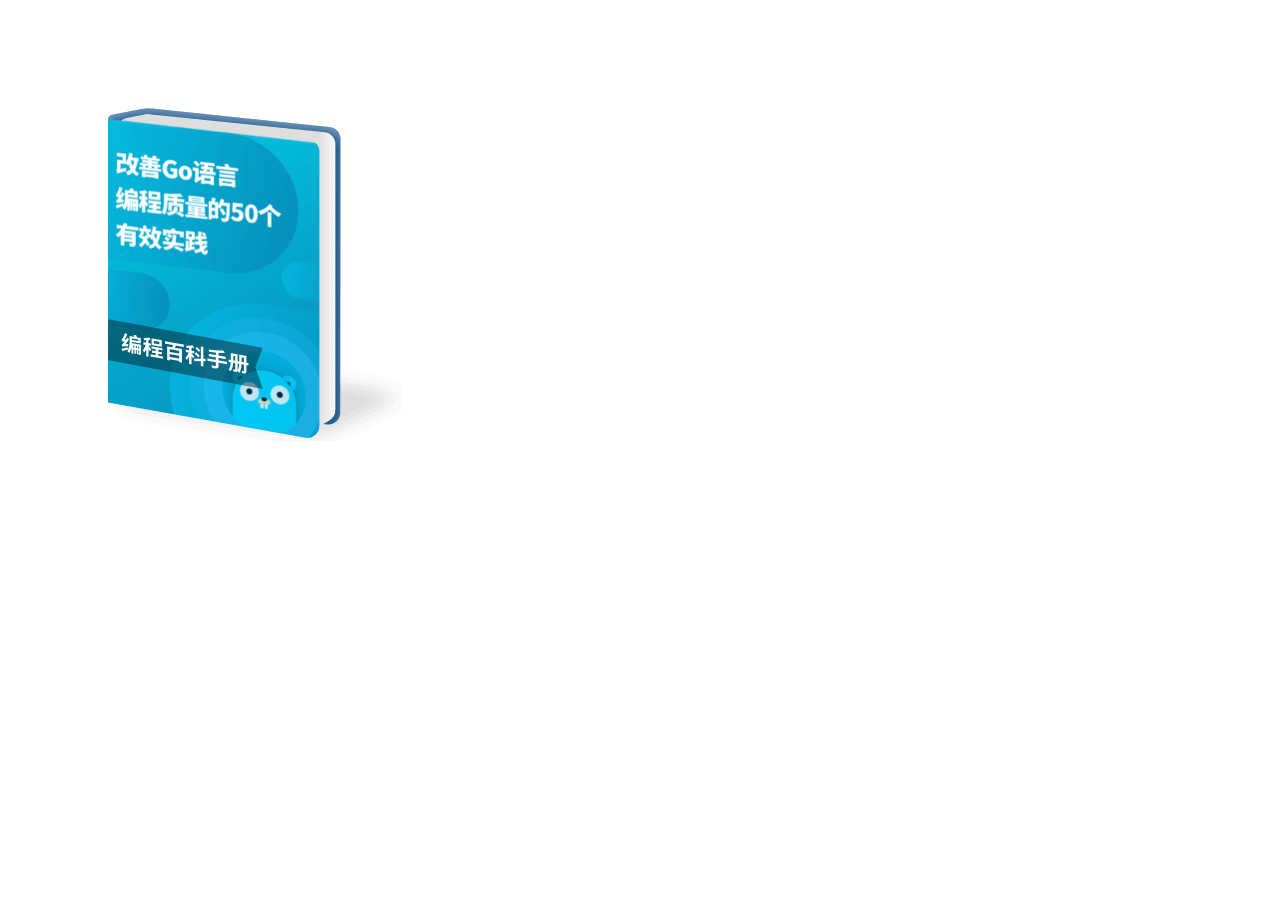
<file: extend_know/transform/03-2D旋转.html>
<html lang="en">
<head>
    <meta charset="UTF-8">
    <meta http-equiv="X-UA-Compatible" content="IE=edge">
    <meta name="viewport" content="width=device-width, initial-scale=1.0">
    <title>Document</title>
    <style>
        img {
            margin: 100px;
            /* transition: 1s; */

        }
        img:hover {
            transform: rotate(180deg);
        }
    </style>
</head>
<body>
    <img src="../../images/special/2.jpg" alt="">
</body>
</html>
</file>
<file: css/base.css>
﻿/* 标签外观 */
/* 清除元素默认的内外边距  */
* {
    margin: 0;
    padding: 0;
}

/* 页面字体大小、1.5倍行高、颜色、背景色 */
body {
    background-color: #F5F7FA;
    font: 16px/1.5 'Microsoft YaHei', 'Heiti SC', tahoma, arial, 'Hiragino Sans GB', \\5B8B\4F53, sans-serif;
    color: #A6A6A6;
}

/* 超链接标签设置 */
a {
    color: #545C63;
    text-decoration: none;
}
a:hover {
    color: #07111b;
}

/* 去掉列表前面的小点 */
li {
    list-style: none;
}

/* 让所有斜体 不倾斜 */
em, i {
    font-style: normal;
}

/* 图片没有边框   去掉图片底侧的空白缝隙 垂直方向上居中对齐*/
img {
    border: 0;  /*ie6*/
    vertical-align: top;
}

/* 让button 按钮 变成小手 */
button {
    cursor: pointer;
}
button, input {
    font-family: 'Microsoft YaHei', 'Heiti SC', tahoma, arial, 'Hiragino Sans GB', \\5B8B\4F53, sans-serif;
    /* 取消轮廓线 蓝色的 */
    outline: none;
}
</file>
<file: css/common.css>
/* 必写/通用/常用样式 */
/* 如版心/浮动样式、清除浮动/隐藏元素 */
/* 版心 */
.w {
    width: 1152px;
    margin: 0 auto;
}
/* 左右浮动 */
.fl {
    float: left; 
}
.fr {
    float: right;
}
/*清除浮动*/
.clearfix:after {
    visibility: hidden;
    clear: both;
    display: block;
    content: ".";
    height: 0
}
.clearfix {
    *zoom: 1
}
/* 隐藏样式 */
.hide, .none {
    display: none;
}

.bgfff {
    background-color: #fff;
}
</file>
<file: font/iconfont.css>
@font-face {font-family: "iconfont";
  src: url('iconfont.eot?t=1615477941951'); /* IE9 */
  src: url('iconfont.eot?t=1615477941951#iefix') format('embedded-opentype'), /* IE6-IE8 */
  url('[data-uri]') format('woff2'),
  url('iconfont.woff?t=1615477941951') format('woff'),
  url('iconfont.ttf?t=1615477941951') format('truetype'), /* chrome, firefox, opera, Safari, Android, iOS 4.2+ */
  url('iconfont.svg?t=1615477941951#iconfont') format('svg'); /* iOS 4.1- */
}

.iconfont {
  font-family: "iconfont" !important;
  font-size: 16px;
  font-style: normal;
  -webkit-font-smoothing: antialiased;
  -moz-osx-font-smoothing: grayscale;
}

.icon-qq:before {
  content: "\e60b";
}

.icon-shizhong:before {
  content: "\e629";
}

.icon-weibo:before {
  content: "\e62f";
}

.icon-weixin-copy:before {
  content: "\e65b";
}

.icon-yousanjiao:before {
  content: "\e614";
}

.icon-angle-left:before {
  content: "\e637";
}

.icon-angle-right:before {
  content: "\e638";
}

.icon-tianchongxing-:before {
  content: "\e641";
}

.icon-sousuo:before {
  content: "\e516";
}

.icon-shoucang02:before {
  content: "\e6e6";
}
</file>
<file: css/01-header.css>
#header {
    height: 72px;
    border-bottom: 1px solid #ccc;
    min-width: 1300px;
}

.nav-box {
    width: 1300px;
    margin: 0 auto;
}

.nav-box h1 {
    width: 126px;
    height: 72px;
    background-image: url(../images/logo.png);
    background-size: 126px 72px;
    
}
.nav-box h1 a {
    display: block;
    width: 126px;
    height: 72px;
    font-size: 0;
}

/* 设置课程导航 */

.item-box {
    height: 72px;
    line-height: 72px;
    margin-left: 20px;
    position:relative;

}

.item-box li {
    float: left;
    padding: 0 16px;
}
.item-box img {
    position:absolute;
    width: 14px;
    left: 220px;
    top: 18px;
}

/* 搜索框 */

.search {
    padding: 16px 0;
    height: 40px;
    line-height: 40px;
    margin-left: 10px;
}

.search div {
    background-color: #F3F5F6;
}
.search div input {
    width: 300px;
    height: 30px;
    border: 0;
    background-color: #F3F5F6;
    padding-left: 10px;
}

.search .iconfont {
    margin-right: 10px;
}

/* 登陆注册区 */
.login-area {
    position: relative;
    height: 72px;
    line-height: 72px;
}
.login-area a {
    padding: 0 20px;
}

.login-area .shop-cart {
    padding: 8px 20px;
    border: 1px solid #ccc;
    background-color: #f5f5f5;
    color: #F01414;
} 

.cart-num {
    display: block;
    width: 20px;
    height: 20px;
    text-align: center;
    line-height: 20px;
    border-radius: 50% 50% 50% 0;
    background-color: #F01414;
    color: #fff;
    font-size: 12px;
    position: absolute;
    top: 8px;
    right: 5px;
}
</file>
<file: css/02-banner.css>
/* 整体布局开始 */

#banner {
    padding: 32px 0;
    transition: 1s;
    
}

.banner-box {
    height: 482px;
    
}

.g-banner {
    height: 382px;

}

.course-list {
    width: 256px;
    height: 382px;
    background-color: #39364D;
    color: white;
    border-radius: 8px 0 0 0;
}

.swiper {
    width: 896px;
    height: 382px;
    position: relative;
    background-color: #f4f477;
    border-radius: 0 8px 0 0;

}
.sys-class {
    height: 100px;
    background-color: white;
    border-radius: 0 0 8px 8px;
    box-shadow: 0 5px 20px 0 rgba(0,0,0,.1);
}

/* 整体布局结束 */

/* 左侧课程分类 开始 */
.course-list ul {
    margin-top: 20px;

}
.course-list li {
    height: 50px;
    line-height: 50px;
    padding: 0 10px;
    cursor: pointer;
}

.course-list .title {
    font-size: 14px;
}

.course-list .sub-title {
    font-size: 12px;
}

.course-list .iconfont {
    float: right;
}

.course-list li:hover {
    background-color: rgba(255, 255, 255, .1);
}

/* 左侧课程分类结束 */

/* 轮播图 开始 */
.swiper a {
    display: block;
    width: 896px;
    height: 382px;
    background-image: url(../images/swiper/swiper-1.jpg);
    background-size: contain;
    border-radius: 0 8px 0 0;
    transition: 1s;
}

.swiper .arrow {
    position: absolute;
    width: 50px;
    height: 50px;
    text-align: center;
    line-height: 50px;
    border-radius: 50%;
    background-color: rgba(255,255,255,.1);

}

.arrow .iconfont {
    font-size: 30px;
    font-weight: 700px;
}

.swiper .arrow:hover {
    background-color: rgba(0,0,0,.1);
}

.arrow-l {
    left: 20px;
    top: 160px;
}

.arrow-r {
    right: 20px;
    top: 160px;
}

/* 切图按钮 */

.circle-list {
    position: absolute;
    right: 90px;
    bottom: 25px;
}

.circle-list li {
    float: left;
    width: 8px;
    height: 8px;
    border-radius: 50%;
    margin-left: 5px;
    background-color: #fff;
    cursor: pointer;
    
}

.circle-list li.current {
    width: 20px;
    border-radius: 4px;

}
/* 轮播图 结束 */

/* 下方体系课 开始 */
.show-box {
    display: inline-block;
    width: 192px;
    height: 45px;
    margin-top: 27px;
    margin-left: 15px;
}

.show-box .sys-icon {
    width: 45px;
    height: 45px;
    background-size: contain;
    margin-right: 8px;
    
}

.show-box h4 {
    font-size: 14px;
}

.show-box p {
    font-size: 12px;
}

.show-box .title:hover h4{
    color: #ec1500;
}

.sys-class .line {
    display: inline-block;
    width: 2px;
    height: 40px;
    background-color: #e8e8e8;
}

.sys-class .more-btn {
    display: inline-block;   
    font-size: 12px;
    margin-left: 16px;
}

.sys-class .more-btn .iconfont {
    font-size: 12px;

}

.sys-icon {
    transition: .2s ;
}

.sys-icon:hover {
    transform:translateY(-5px)
}
/* 下方体系课 结束 */
</file>
<file: css/03-ms.css>
/* 整体布局 */
#ms {
    padding: 20px 0;
}

.ms-box{
    height: 342px;
}

.ms-box h3 {
    height:82px;
}

.countdown-box {
    height: 260px;
    
}

.ms-box .countdown {
    height: 260px;
    width: 185px;
    background-color: #E94443;
    color: #fff;
    text-align: center;
}

.ms-box .ms-list {
    height: 260px;
    width: 960px;
    
}

.ms-box h3 img {
    width: 180px;
}

/* 倒计时模块 */

.ms-box .countdown h4{
    font-size: 20px;
    margin-top: 20px;
}

.ms-box .countdown .iconfont {
    font-size: 50px;
    margin-top: 20px;
    font-weight: 700;
}

.ms-box .countdown p {
    margin-top: 20px;
}

.timer {
    margin-top: 20px;
}

.timer div{
    display: inline-block;
    width: 30px;
    height:30px;
    background-color: #333;
    line-height: 30px;
}

/* 滚动课程 */
.ms-box .ms-list ul {
    width: 2880px;
    position: absolute;
    left: 0;
}

.ms-list {
    overflow: hidden;
    position: relative;
}

.ms-box .ms-list li{
    position: relative;
    float: left;
    width: 234px;
    height: 260px;
    margin-left: 6px;
    background-color: #fff;
}

.ms-box .ms-list li img {
    width: 234px;
}

.ms-box .ms-list .title {
    color: #545C63;
    margin-left: 10px;
    margin-top: 10px;
}

.ms-box .ms-list .difficulty {
    position: absolute;
    font-size: 12px;
    left: 10px;
    bottom: 40px;

}
.ms-box .ms-list .price {
    font-size: 12px;
    position: absolute;
    left: 10px;
    bottom: 15px;
    color: #F01414;
    font-weight: 700px;
}
</file>
<file: css/04-course.css>
#course {
    padding: 32px 0;
    background-color: #fff;
}

.course-box {
    height: 634px;
    background-color: #fff;

}

.course-box .title-pic {
    height: 36px;
    
}
.course-box .course {
    height: 568px;
    margin-top: 30px;
}

.course-box .title-pic img {
    width: 162px;
}

.course-box .title-pic a {
    font-size: 16px;
    font-weight: 400px;
    margin: 0 10px ;
}

.course-box .title-pic a:hover {
    color: #ec1500;
}

.course-box .title-pic .active {
    font-weight: 700px;
    color: #545C63;
    border-bottom: 2px #E76060 solid;
    padding-bottom: 5px;

}

.course-box .course ul {
    display: none;
    width: 1176px;
}

.course-box .course .current {
    display: block;

}
.course-box .course li {
   position: relative;
   float: left;
   width: 270px;
   margin-right: 24px;
   height: 272px;
   border-radius: 8px;
   box-shadow: 0 5px 20px 0 rgba(0,0,0,0.1);
   margin-bottom: 24px;
   transform: 0.2s;
}

.course-box .course li:hover {
    transform: translateY(-2px);
}

.course-box .course li img {
    width: 270px;
    border-radius: 8px 8px 0 0; 
    box-shadow: 0 5px 20px 0 rgba(0,0,0,0.3);
}


.course-box .course .title {
    position: absolute;
    color: #545C63;
    margin-left: 10px;
    margin-top: 10px;
}

.course-box .course .difficulty {
    position: absolute;

    position: absolute;
    font-size: 12px;
    left: 10px;
    bottom: 40px;

}
.course-box .course .price {
    position: absolute;
    font-size: 12px;
    position: absolute;
    left: 10px;
    bottom: 15px;
    color: #F01414;
    font-weight: 700px;
}
</file>
<file: font/demo.css>
/* Logo 字体 */
@font-face {
  font-family: "iconfont logo";
  src: url('https://at.alicdn.com/t/font_985780_km7mi63cihi.eot?t=1545807318834');
  src: url('https://at.alicdn.com/t/font_985780_km7mi63cihi.eot?t=1545807318834#iefix') format('embedded-opentype'),
    url('https://at.alicdn.com/t/font_985780_km7mi63cihi.woff?t=1545807318834') format('woff'),
    url('https://at.alicdn.com/t/font_985780_km7mi63cihi.ttf?t=1545807318834') format('truetype'),
    url('https://at.alicdn.com/t/font_985780_km7mi63cihi.svg?t=1545807318834#iconfont') format('svg');
}

.logo {
  font-family: "iconfont logo";
  font-size: 160px;
  font-style: normal;
  -webkit-font-smoothing: antialiased;
  -moz-osx-font-smoothing: grayscale;
}

/* tabs */
.nav-tabs {
  position: relative;
}

.nav-tabs .nav-more {
  position: absolute;
  right: 0;
  bottom: 0;
  height: 42px;
  line-height: 42px;
  color: #666;
}

#tabs {
  border-bottom: 1px solid #eee;
}

#tabs li {
  cursor: pointer;
  width: 100px;
  height: 40px;
  line-height: 40px;
  text-align: center;
  font-size: 16px;
  border-bottom: 2px solid transparent;
  position: relative;
  z-index: 1;
  margin-bottom: -1px;
  color: #666;
}


#tabs .active {
  border-bottom-color: #f00;
  color: #222;
}

.tab-container .content {
  display: none;
}

/* 页面布局 */
.main {
  padding: 30px 100px;
  width: 960px;
  margin: 0 auto;
}

.main .logo {
  color: #333;
  text-align: left;
  margin-bottom: 30px;
  line-height: 1;
  height: 110px;
  margin-top: -50px;
  overflow: hidden;
  *zoom: 1;
}

.main .logo a {
  font-size: 160px;
  color: #333;
}

.helps {
  margin-top: 40px;
}

.helps pre {
  padding: 20px;
  margin: 10px 0;
  border: solid 1px #e7e1cd;
  background-color: #fffdef;
  overflow: auto;
}

.icon_lists {
  width: 100% !important;
  overflow: hidden;
  *zoom: 1;
}

.icon_lists li {
  width: 100px;
  margin-bottom: 10px;
  margin-right: 20px;
  text-align: center;
  list-style: none !important;
  cursor: default;
}

.icon_lists li .code-name {
  line-height: 1.2;
}

.icon_lists .icon {
  display: block;
  height: 100px;
  line-height: 100px;
  font-size: 42px;
  margin: 10px auto;
  color: #333;
  -webkit-transition: font-size 0.25s linear, width 0.25s linear;
  -moz-transition: font-size 0.25s linear, width 0.25s linear;
  transition: font-size 0.25s linear, width 0.25s linear;
}

.icon_lists .icon:hover {
  font-size: 100px;
}

.icon_lists .svg-icon {
  /* 通过设置 font-size 来改变图标大小 */
  width: 1em;
  /* 图标和文字相邻时，垂直对齐 */
  vertical-align: -0.15em;
  /* 通过设置 color 来改变 SVG 的颜色/fill */
  fill: currentColor;
  /* path 和 stroke 溢出 viewBox 部分在 IE 下会显示
      normalize.css 中也包含这行 */
  overflow: hidden;
}

.icon_lists li .name,
.icon_lists li .code-name {
  color: #666;
}

/* markdown 样式 */
.markdown {
  color: #666;
  font-size: 14px;
  line-height: 1.8;
}

.highlight {
  line-height: 1.5;
}

.markdown img {
  vertical-align: middle;
  max-width: 100%;
}

.markdown h1 {
  color: #404040;
  font-weight: 500;
  line-height: 40px;
  margin-bottom: 24px;
}

.markdown h2,
.markdown h3,
.markdown h4,
.markdown h5,
.markdown h6 {
  color: #404040;
  margin: 1.6em 0 0.6em 0;
  font-weight: 500;
  clear: both;
}

.markdown h1 {
  font-size: 28px;
}

.markdown h2 {
  font-size: 22px;
}

.markdown h3 {
  font-size: 16px;
}

.markdown h4 {
  font-size: 14px;
}

.markdown h5 {
  font-size: 12px;
}

.markdown h6 {
  font-size: 12px;
}

.markdown hr {
  height: 1px;
  border: 0;
  background: #e9e9e9;
  margin: 16px 0;
  clear: both;
}

.markdown p {
  margin: 1em 0;
}

.markdown>p,
.markdown>blockquote,
.markdown>.highlight,
.markdown>ol,
.markdown>ul {
  width: 80%;
}

.markdown ul>li {
  list-style: circle;
}

.markdown>ul li,
.markdown blockquote ul>li {
  margin-left: 20px;
  padding-left: 4px;
}

.markdown>ul li p,
.markdown>ol li p {
  margin: 0.6em 0;
}

.markdown ol>li {
  list-style: decimal;
}

.markdown>ol li,
.markdown blockquote ol>li {
  margin-left: 20px;
  padding-left: 4px;
}

.markdown code {
  margin: 0 3px;
  padding: 0 5px;
  background: #eee;
  border-radius: 3px;
}

.markdown strong,
.markdown b {
  font-weight: 600;
}

.markdown>table {
  border-collapse: collapse;
  border-spacing: 0px;
  empty-cells: show;
  border: 1px solid #e9e9e9;
  width: 95%;
  margin-bottom: 24px;
}

.markdown>table th {
  white-space: nowrap;
  color: #333;
  font-weight: 600;
}

.markdown>table th,
.markdown>table td {
  border: 1px solid #e9e9e9;
  padding: 8px 16px;
  text-align: left;
}

.markdown>table th {
  background: #F7F7F7;
}

.markdown blockquote {
  font-size: 90%;
  color: #999;
  border-left: 4px solid #e9e9e9;
  padding-left: 0.8em;
  margin: 1em 0;
}

.markdown blockquote p {
  margin: 0;
}

.markdown .anchor {
  opacity: 0;
  transition: opacity 0.3s ease;
  margin-left: 8px;
}

.markdown .waiting {
  color: #ccc;
}

.markdown h1:hover .anchor,
.markdown h2:hover .anchor,
.markdown h3:hover .anchor,
.markdown h4:hover .anchor,
.markdown h5:hover .anchor,
.markdown h6:hover .anchor {
  opacity: 1;
  display: inline-block;
}

.markdown>br,
.markdown>p>br {
  clear: both;
}


.hljs {
  display: block;
  background: white;
  padding: 0.5em;
  color: #333333;
  overflow-x: auto;
}

.hljs-comment,
.hljs-meta {
  color: #969896;
}

.hljs-string,
.hljs-variable,
.hljs-template-variable,
.hljs-strong,
.hljs-emphasis,
.hljs-quote {
  color: #df5000;
}

.hljs-keyword,
.hljs-selector-tag,
.hljs-type {
  color: #a71d5d;
}

.hljs-literal,
.hljs-symbol,
.hljs-bullet,
.hljs-attribute {
  color: #0086b3;
}

.hljs-section,
.hljs-name {
  color: #63a35c;
}

.hljs-tag {
  color: #333333;
}

.hljs-title,
.hljs-attr,
.hljs-selector-id,
.hljs-selector-class,
.hljs-selector-attr,
.hljs-selector-pseudo {
  color: #795da3;
}

.hljs-addition {
  color: #55a532;
  background-color: #eaffea;
}

.hljs-deletion {
  color: #bd2c00;
  background-color: #ffecec;
}

.hljs-link {
  text-decoration: underline;
}

/* 代码高亮 */
/* PrismJS 1.15.0
https://prismjs.com/download.html#themes=prism&languages=markup+css+clike+javascript */
/**
 * prism.js default theme for JavaScript, CSS and HTML
 * Based on dabblet (http://dabblet.com)
 * @author Lea Verou
 */
code[class*="language-"],
pre[class*="language-"] {
  color: black;
  background: none;
  text-shadow: 0 1px white;
  font-family: Consolas, Monaco, 'Andale Mono', 'Ubuntu Mono', monospace;
  text-align: left;
  white-space: pre;
  word-spacing: normal;
  word-break: normal;
  word-wrap: normal;
  line-height: 1.5;

  -moz-tab-size: 4;
  -o-tab-size: 4;
  tab-size: 4;

  -webkit-hyphens: none;
  -moz-hyphens: none;
  -ms-hyphens: none;
  hyphens: none;
}

pre[class*="language-"]::-moz-selection,
pre[class*="language-"] ::-moz-selection,
code[class*="language-"]::-moz-selection,
code[class*="language-"] ::-moz-selection {
  text-shadow: none;
  background: #b3d4fc;
}

pre[class*="language-"]::selection,
pre[class*="language-"] ::selection,
code[class*="language-"]::selection,
code[class*="language-"] ::selection {
  text-shadow: none;
  background: #b3d4fc;
}

@media print {

  code[class*="language-"],
  pre[class*="language-"] {
    text-shadow: none;
  }
}

/* Code blocks */
pre[class*="language-"] {
  padding: 1em;
  margin: .5em 0;
  overflow: auto;
}

:not(pre)>code[class*="language-"],
pre[class*="language-"] {
  background: #f5f2f0;
}

/* Inline code */
:not(pre)>code[class*="language-"] {
  padding: .1em;
  border-radius: .3em;
  white-space: normal;
}

.token.comment,
.token.prolog,
.token.doctype,
.token.cdata {
  color: slategray;
}

.token.punctuation {
  color: #999;
}

.namespace {
  opacity: .7;
}

.token.property,
.token.tag,
.token.boolean,
.token.number,
.token.constant,
.token.symbol,
.token.deleted {
  color: #905;
}

.token.selector,
.token.attr-name,
.token.string,
.token.char,
.token.builtin,
.token.inserted {
  color: #690;
}

.token.operator,
.token.entity,
.token.url,
.language-css .token.string,
.style .token.string {
  color: #9a6e3a;
  background: hsla(0, 0%, 100%, .5);
}

.token.atrule,
.token.attr-value,
.token.keyword {
  color: #07a;
}

.token.function,
.token.class-name {
  color: #DD4A68;
}

.token.regex,
.token.important,
.token.variable {
  color: #e90;
}

.token.important,
.token.bold {
  font-weight: bold;
}

.token.italic {
  font-style: italic;
}

.token.entity {
  cursor: help;
}
</file>
